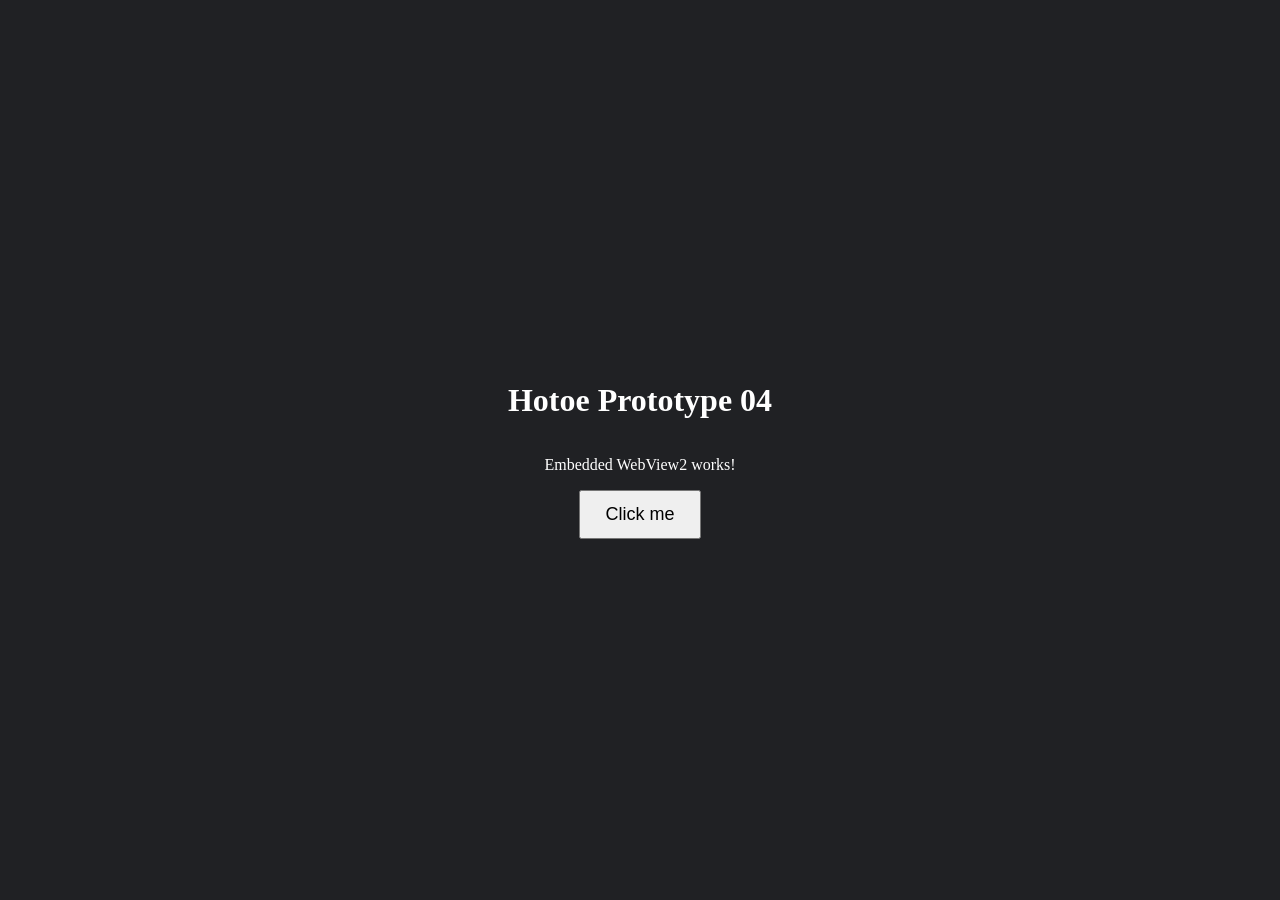
<file: prototypes/04-overlay-webview/index.html>
<!DOCTYPE html>
<html>

<head>
    <meta charset="UTF-8">
    <title>Prototype 04</title>

    <link rel="stylesheet" href="style.css">
</head>

<body>

    <h1>Hotoe Prototype 04</h1>

    <p>Embedded WebView2 works!</p>

    <button id="btn">
        Click me
    </button>

    <script src="script.js"></script>

</body>

</html>
</file>
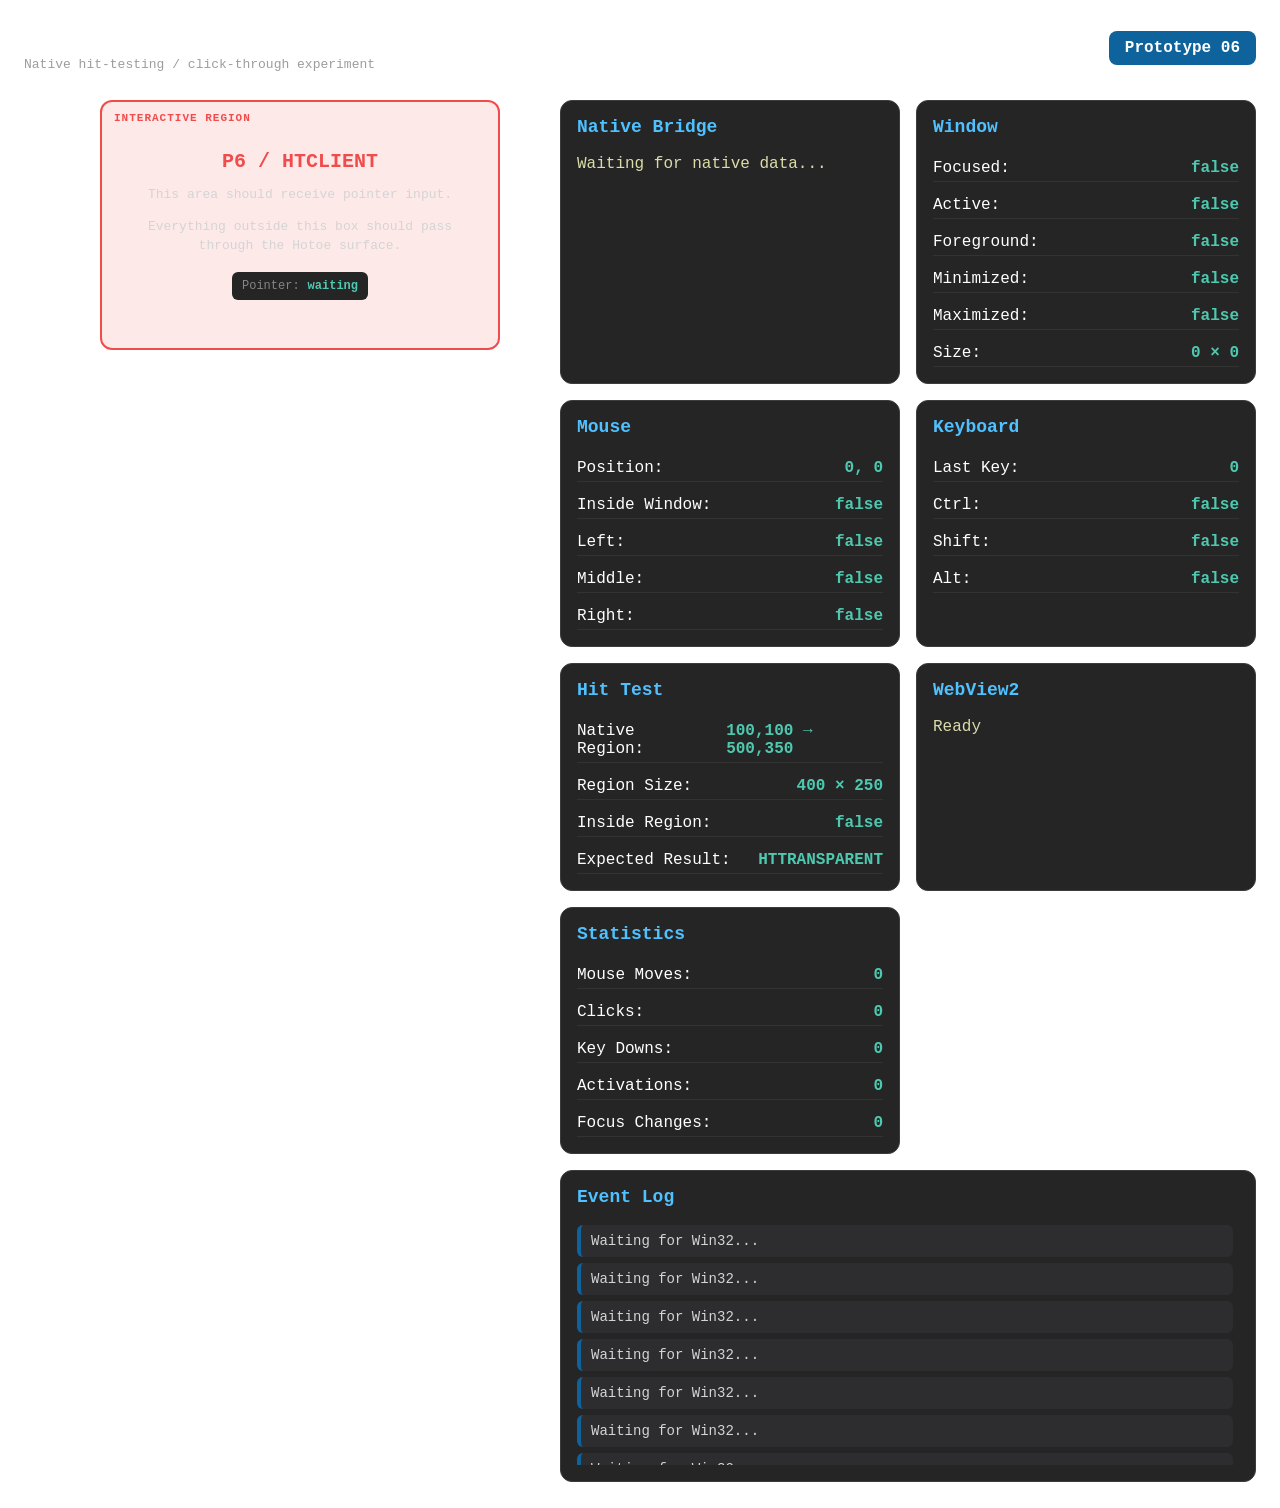
<file: prototypes/06-click-through/index.html>
<!DOCTYPE html>
<html lang="en">

<head>
    <meta charset="UTF-8">
    <meta name="viewport" content="width=device-width, initial-scale=1.0">
    <title>Hotoe Win32 Inspector — P6</title>

    <link rel="stylesheet" href="style.css">
</head>

<body>

    <header class="topbar">
        <div>
            <h1>Hotoe Win32 Inspector</h1>
            <p>Native hit-testing / click-through experiment</p>
        </div>

        <div class="status">
            Prototype 06
        </div>
    </header>


    <!--
        Native interactive region:

        RECT {
            left:   100,
            top:    100,
            right:  500,
            bottom: 350
        }

        Therefore:
        x = 100
        y = 100
        width  = 400
        height = 250
    -->

    <div class="interactive-test">
        <div class="interactive-label">
            INTERACTIVE REGION
        </div>

        <strong>P6 / HTCLIENT</strong>

        <p>
            This area should receive pointer input.
        </p>

        <p>
            Everything outside this box should pass through
            the Hotoe surface.
        </p>

        <div class="interaction-state">
            <span>Pointer:</span>
            <strong id="region-pointer">waiting</strong>
        </div>
    </div>


    <main class="dashboard">

        <section class="card" id="native-card">
            <h2>Native Bridge</h2>

            <div id="native-state">
                Waiting for native data...
            </div>
        </section>


        <section class="card" id="window-card">
            <h2>Window</h2>

            <div id="window-state">

                <div>
                    Focused:
                    <span id="focused">false</span>
                </div>

                <div>
                    Active:
                    <span id="active">false</span>
                </div>

                <div>
                    Foreground:
                    <span id="foreground">false</span>
                </div>

                <div>
                    Minimized:
                    <span id="minimized">false</span>
                </div>

                <div>
                    Maximized:
                    <span id="maximized">false</span>
                </div>

                <div>
                    Size:
                    <span id="size">0 × 0</span>
                </div>

            </div>
        </section>


        <section class="card" id="mouse-card">
            <h2>Mouse</h2>

            <div id="mouse-state">

                <div>
                    Position:
                    <span id="mouse-position">0, 0</span>
                </div>

                <div>
                    Inside Window:
                    <span id="mouse-inside">false</span>
                </div>

                <div>
                    Left:
                    <span id="mouse-left">false</span>
                </div>

                <div>
                    Middle:
                    <span id="mouse-middle">false</span>
                </div>

                <div>
                    Right:
                    <span id="mouse-right">false</span>
                </div>

            </div>
        </section>


        <section class="card" id="keyboard-card">
            <h2>Keyboard</h2>

            <div id="keyboard-state">

                <div>
                    Last Key:
                    <span id="last-key">0</span>
                </div>

                <div>
                    Ctrl:
                    <span id="ctrl">false</span>
                </div>

                <div>
                    Shift:
                    <span id="shift">false</span>
                </div>

                <div>
                    Alt:
                    <span id="alt">false</span>
                </div>

            </div>
        </section>


        <section class="card" id="hit-test-card">
            <h2>Hit Test</h2>

            <div id="hit-test-state">

                <div>
                    Native Region:
                    <span>100,100 → 500,350</span>
                </div>

                <div>
                    Region Size:
                    <span>400 × 250</span>
                </div>

                <div>
                    Inside Region:
                    <span id="inside-region">false</span>
                </div>

                <div>
                    Expected Result:
                    <span id="expected-hit-test">HTTRANSPARENT</span>
                </div>

            </div>
        </section>


        <section class="card" id="webview-card">
            <h2>WebView2</h2>

            <div id="webview-state">
                Ready
            </div>
        </section>


        <section class="card" id="stats-card">
            <h2>Statistics</h2>

            <div id="stats-state">

                <div>
                    Mouse Moves:
                    <span id="mouse-moves">0</span>
                </div>

                <div>
                    Clicks:
                    <span id="clicks">0</span>
                </div>

                <div>
                    Key Downs:
                    <span id="key-downs">0</span>
                </div>

                <div>
                    Activations:
                    <span id="activates">0</span>
                </div>

                <div>
                    Focus Changes:
                    <span id="focus-changes">0</span>
                </div>

            </div>
        </section>


        <section class="card log-card">
            <h2>Event Log</h2>

            <div id="event-log">
                <div class="event">
                    Waiting for events...
                </div>
            </div>
        </section>

    </main>


    


    <script src="script.js"></script>

</body>
</html>
</file>
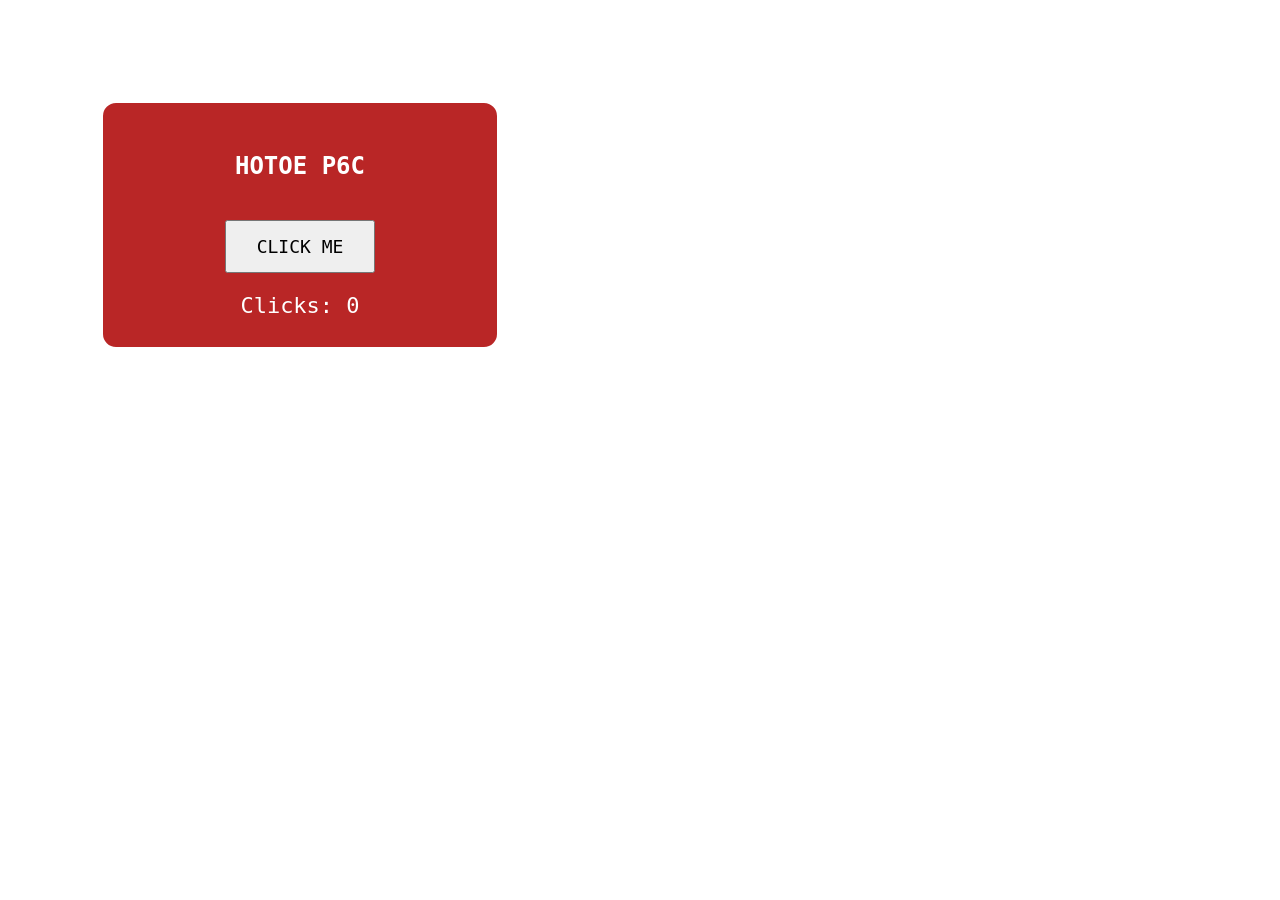
<file: prototypes/06c-webview-bridge/index.html>
<!DOCTYPE html>
<html>
<head>
<meta charset="UTF-8">

<style>
* {
    box-sizing: border-box;
}

html,
body {
    margin: 0;
    width: 100%;
    height: 100%;
    background: transparent;
    overflow: hidden;
}

#sir {
    position: absolute;

    left: 100px;
    top: 100px;

    width: 400px;
    height: 250px;

    background: rgba(180, 20, 20, 0.92);

    border: 3px solid white;
    border-radius: 16px;

    color: white;

    font-family: Consolas, monospace;

    display: flex;
    flex-direction: column;

    align-items: center;
    justify-content: center;

    gap: 20px;
}

button {
    padding: 14px 30px;

    font-family: inherit;
    font-size: 18px;

    cursor: pointer;
}

#counter {
    font-size: 22px;
}
</style>
</head>

<body>

<div id="sir">

    <h2>HOTOE P6C</h2>

    <button id="button">
        CLICK ME
    </button>

    <div id="counter">
        Clicks: 0
    </div>

</div>

<script>
let count = 0;

const button =
    document.getElementById("button");

const counter =
    document.getElementById("counter");

button.addEventListener("click", () => {

    count++;

    counter.textContent =
        `Clicks: ${count}`;

    button.textContent =
        "WEBVIEW RECEIVED CLICK";
});
</script>

</body>
</html>
</file>
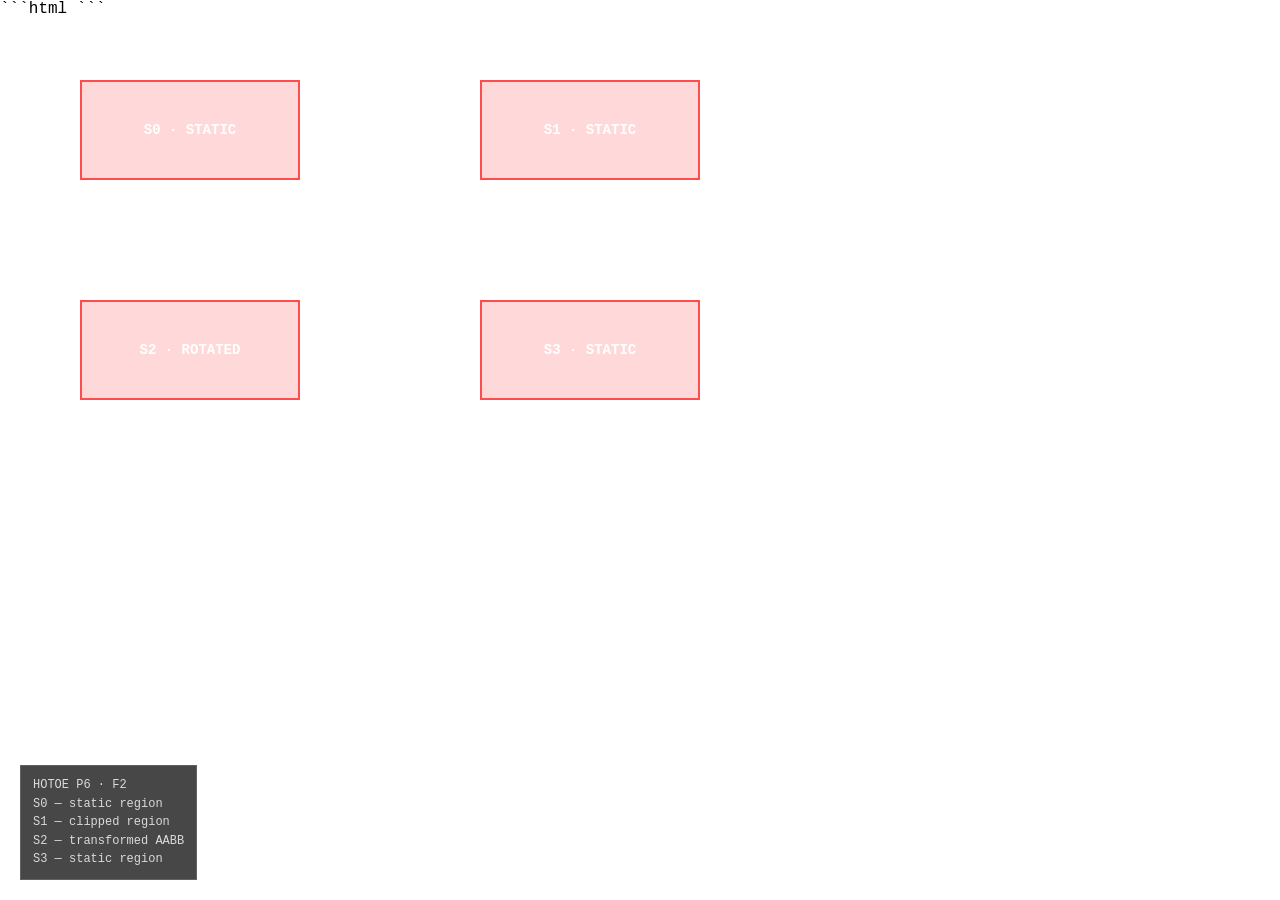
<file: prototypes/06d-dynamic-regions/index.html>
```html
<!DOCTYPE html>
<html lang="en">
<head>
<meta charset="UTF-8">
<meta name="viewport" content="width=device-width, initial-scale=1">
<title>Hotoe P6 — F2 Dynamic Interaction Topology</title>

<style>
    * {
        box-sizing: border-box;
    }

    html,
    body {
        width: 100%;
        height: 100%;
        margin: 0;
        overflow: hidden;
        background: transparent;
        font-family: Consolas, "Courier New", monospace;
    }

    /* ---------------------------------------------------------
       Test regions
       --------------------------------------------------------- */

    .sir {
        position: absolute;

        display: flex;
        align-items: center;
        justify-content: center;

        width: 220px;
        height: 100px;

        color: #fff;
        font-size: 14px;
        font-weight: 600;

        background: rgba(255, 45, 45, 0.18);
        border: 2px solid rgba(255, 70, 70, 0.95);

        user-select: none;
    }

    .label {
        pointer-events: none;
    }

    /* top-left: ordinary rectangle */
    #s0 {
        left: 80px;
        top: 80px;
    }

    /* top-right: clipping test */
    

    #s1{
    left:480px;
    top:80px;
}

    /* bottom-left: transformed element */
    #s2{
    left:80px;
    top:300px;
}

    /* bottom-right: ordinary rectangle */
    #s3 {
        left: 480px;
        top: 300px;
    }

    /* ---------------------------------------------------------
       Debug overlay
       --------------------------------------------------------- */

    #debug {
        position: absolute;
        left: 20px;
        bottom: 20px;

        padding: 10px 12px;

        color: rgba(255,255,255,.8);
        background: rgba(0,0,0,.72);
        border: 1px solid rgba(255,255,255,.15);

        font-size: 12px;
        line-height: 1.55;

        pointer-events: none;
        user-select: none;
    }
</style>
</head>

<body>

    <!--
        F1 intentionally tests simple browser → native region reporting.

        S0 : normal rectangle
        S1 : clipped rectangle
        S2 : transformed element (AABB only for F1)
        S3 : normal rectangle
    -->

    <div id="s0" class="sir">
        <span class="label">S0 · STATIC</span>
    </div>

    <div id="s1" class="sir">
    <span class="label">S1 · STATIC</span>
</div>

    <div id="s2" class="sir">
        <span class="label">S2 · ROTATED</span>
    </div>

    <div id="s3" class="sir">
        <span class="label">S3 · STATIC</span>
    </div>

    <div id="debug">
        HOTOE P6 · F2<br>
        S0 — static region<br>
        S1 — clipped region<br>
        S2 — transformed AABB<br>
        S3 — static region
    </div>


<script>
"use strict";

/* ============================================================
   WebView bridge
   ============================================================ */

function post(message) {
    window.chrome?.webview?.postMessage(message);
}

/* ============================================================
   Geometry
   ============================================================ */

function rectOf(el) {
    const r = el.getBoundingClientRect();

    return {
        left: r.left,
        top: r.top,
        right: r.right,
        bottom: r.bottom
    };
}

function collectRegions() {

    const regions = [];

    document.querySelectorAll(".sir").forEach(el => {

        if (el.style.display === "none")
            return;

        const r = rectOf(el);

        regions.push({
            id: el.id,
            rect: r
        });

    });

    return regions;
}

/* ============================================================
   Synchronization
   ============================================================ */

let generation = 0;

function sync(reason) {

    generation++;

    post({

        type: "regions",

        stage: "F2",

        generation,

        reason,

        regions: collectRegions()

    });

    console.log(
        "F2 generation",
        generation,
        reason
    );

}

/* ============================================================
   Experiment
   ============================================================ */

function move(el,x,y){

    el.style.left=x+"px";
    el.style.top=y+"px";

}

requestAnimationFrame(()=>{

    sync("generation-1");

    /* -------------------------------------- */
    setTimeout(()=>{

        move(
            document.getElementById("s1"),
            180,
            180
        );

        sync("generation-2-move-s1");

    },2000);

    /* -------------------------------------- */

    setTimeout(()=>{

        document
            .getElementById("s2")
            .remove();

        sync("generation-3-remove-s2");

    },4000);

    /* -------------------------------------- */

    setTimeout(()=>{

        const s4=document.createElement("div");

        s4.id="s4";
        s4.className="sir";

        s4.style.left="620px";
        s4.style.top="320px";

        s4.innerHTML="<span class='label'>S4 · NEW</span>";

        document.body.appendChild(s4);

        sync("generation-4-add-s4");

    },6000);

    /* -------------------------------------- */

    setTimeout(()=>{

        move(
            document.getElementById("s0"),
            320,
            60
        );

        move(
            document.getElementById("s1"),
            120,
            340
        );

        move(
            document.getElementById("s3"),
            520,
            160
        );

        move(
            document.getElementById("s4"),
            700,
            360
        );

        sync("generation-5-move-all");

    },8000);

    /* -------------------------------------- */

    setTimeout(()=>{

        document
            .querySelectorAll(".sir")
            .forEach(e=>e.remove());

        sync("generation-6-empty");

    },10000);

    /* -------------------------------------- */

    setTimeout(()=>{

        for(let i=0;i<3;i++){

            const d=document.createElement("div");

            d.className="sir";

            d.id="n"+i;

            d.style.left=(80+i*250)+"px";
            d.style.top=(120+i*120)+"px";

            d.innerHTML=
                "<span class='label'>N"+
                i+
                "</span>";

            document.body.appendChild(d);

        }

        sync("generation-7-new-topology");

    },12000);

});
</script>

</body>
</html>
```
</file>
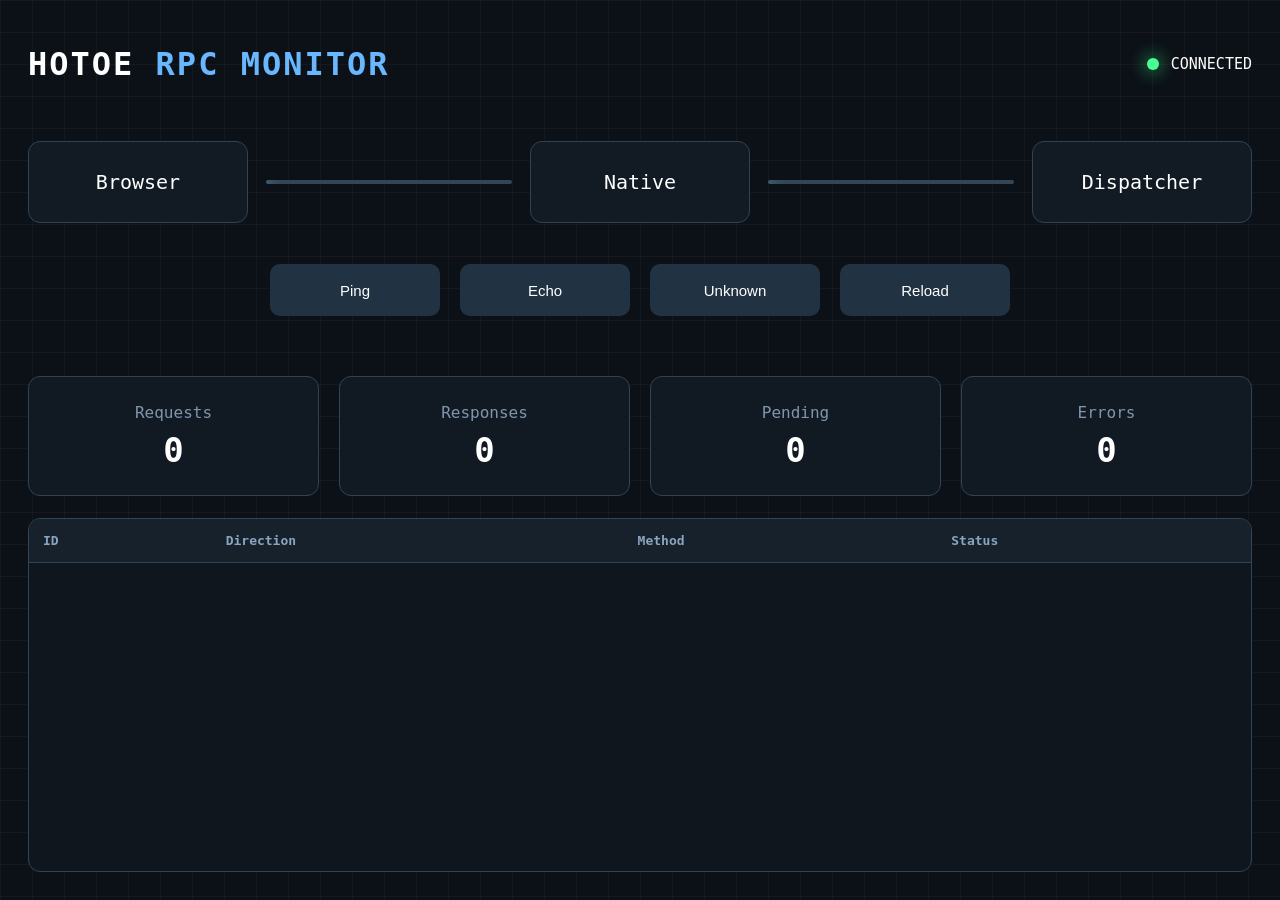
<file: prototypes/07-ipc/index.html>
<!DOCTYPE html>
<html lang="en">

<head>

<meta charset="UTF-8">

<title>Hotoe P7B RPC Monitor</title>

<style>

*{

    box-sizing:border-box;

}

html,
body{

    margin:0;

    width:100%;
    height:100%;

    background:#0c1117;

    color:white;

    font-family:

        "JetBrains Mono",
        "Cascadia Mono",
        Consolas,
        monospace;

}

#app{

    width:100%;
    height:100%;

    display:grid;

    grid-template-rows:

        72px
        120px
        90px
        120px
        1fr;

    gap:22px;

    padding:28px;

    background-image:

        linear-gradient(

            rgba(255,255,255,.035) 1px,

            transparent 1px

        ),

        linear-gradient(

            90deg,

            rgba(255,255,255,.035) 1px,

            transparent 1px

        );

    background-size:

        32px 32px;

}

header{

    display:flex;

    justify-content:space-between;

    align-items:center;

}

#title{

    font-size:32px;

    font-weight:700;

    letter-spacing:2px;

}

#title span{

    color:#69b8ff;

}

#status{

    display:flex;

    align-items:center;

    gap:12px;

    font-size:15px;

}

.dot{

    width:12px;
    height:12px;

    border-radius:50%;

    background:#48ff93;

    box-shadow:

        0 0 18px #48ff93;

}

#pipeline{

    display:grid;

    grid-template-columns:

        220px
        1fr
        220px
        1fr
        220px;

    gap:18px;

    align-items:center;

}

.node{

    height:82px;

    display:flex;

    justify-content:center;

    align-items:center;

    background:#121b24;

    border:1px solid #314253;

    border-radius:12px;

    font-size:20px;

    transition:.2s;

}

.node.active{

    border-color:#69b8ff;

    box-shadow:

        0 0 18px rgba(105,184,255,.45);

}

.bus{

    position:relative;

    height:4px;

    background:#334655;

    border-radius:20px;

    overflow:hidden;

}

.packet{

    position:absolute;

    left:-16px;
    top:-5px;

    width:14px;
    height:14px;

    border-radius:50%;

    background:#66d7ff;

    box-shadow:

        0 0 20px #66d7ff;

}

#controls{

    display:flex;

    justify-content:center;

    gap:20px;

}

button{

    width:170px;

    height:52px;

    background:#213343;

    color:white;

    border:none;

    border-radius:10px;

    cursor:pointer;

    font-size:15px;

    transition:.18s;

}

button:hover{

    background:#30495d;

    transform:translateY(-2px);

}

#stats{

    display:grid;

    grid-template-columns:

        repeat(4,1fr);

    gap:20px;

}

.card{

    background:#111923;

    border:1px solid #324454;

    border-radius:12px;

    display:flex;

    flex-direction:column;

    justify-content:center;

    align-items:center;

}

.card label{

    color:#8096ad;

    margin-bottom:8px;

}

.card span{

    font-size:34px;

    font-weight:700;

}

#console{

    overflow:auto;

    background:#10161d;

    border:1px solid #324454;

    border-radius:12px;

}

#rpcTable{

    width:100%;

    border-collapse:collapse;

    font-size:13px;

}

thead{

    position:sticky;

    top:0;

    background:#17212b;

}

th{

    text-align:left;

    padding:14px;

    color:#8aa5bf;

    border-bottom:1px solid #324454;

}

td{

    padding:12px 14px;

    border-bottom:1px solid rgba(255,255,255,.05);

}

tbody tr:hover{

    background:#18222d;

}

.tx{

    color:#5db7ff;

}

.rx{

    color:#57ff8f;

}

.err{

    color:#ff6d6d;

}

#log{

    margin:0;

    width:100%;
    height:100%;

    overflow:auto;

    padding:18px;

    white-space:pre-wrap;

}

</style>

</head>

<body>

<div id="app">

<header>

<div id="title">

HOTOE

<span>

RPC MONITOR

</span>

</div>

<div id="status">

<div class="dot"></div>

CONNECTED

</div>

</header>

<section id="pipeline">

<div
class="node"
id="browserNode">

Browser

</div>

<div class="bus">

<div
class="packet"
id="packet1">

</div>

</div>

<div
class="node"
id="nativeNode">

Native

</div>

<div class="bus">

<div
class="packet"
id="packet2">

</div>

</div>

<div
class="node"
id="dispatcherNode">

Dispatcher

</div>

</section>

<section id="controls">

<button onclick="sendPing()">

Ping

</button>

<button onclick="sendEcho()">

Echo

</button>

<button onclick="sendUnknown()">

Unknown

</button>

<button onclick="location.reload()">

Reload

</button>

</section>

<section id="stats">

<div class="card">

<label>

Requests

</label>

<span id="reqCount">

0

</span>

</div>

<div class="card">

<label>

Responses

</label>

<span id="resCount">

0

</span>

</div>

<div class="card">

<label>

Pending

</label>

<span id="pendingCount">

0

</span>

</div>

<div class="card">

<label>

Errors

</label>

<span id="errCount">

0

</span>

</div>

</section>

<section id="console">

<table id="rpcTable">

<thead>

<tr>

<th>ID</th>
<th>Direction</th>
<th>Method</th>
<th>Status</th>

</tr>

</thead>

<tbody id="rpcBody">

</tbody>

</table>

</section>

</div>

<script>
    "use strict";

const logBox =
    document.getElementById("log");

const reqCount =
    document.getElementById("reqCount");

const resCount =
    document.getElementById("resCount");

const pendingCount =
    document.getElementById("pendingCount");

const errCount =
    document.getElementById("errCount");

let requests = 0;
let responses = 0;
let pending = 0;
let errors = 0;

function updateStats(){

    reqCount.textContent =
        requests;

    resCount.textContent =
        responses;

    pendingCount.textContent =
        pending;

    errCount.textContent =
        errors;

}

const rpcBody =
    document.getElementById("rpcBody");

function addRow(

    direction,

    message

){

    const row =
        document.createElement("tr");

    row.innerHTML =

        `
        <td>${message.id ?? "-"}</td>
        <td class="${direction==="TX"?"tx":"rx"}">
            ${direction}
        </td>
        <td>${message.method ?? "-"}</td>
        <td class="${message.ok===false?"err":""}">
            ${
                message.ok===false
                ? "ERROR"
                : "OK"
            }
        </td>
        `;

    rpcBody.appendChild(
        row
    );

    rpcBody.parentElement.scrollTop =
        rpcBody.parentElement.scrollHeight;

}

async function animatePipeline(){

    const browser =
        document.getElementById("browserNode");

    const native =
        document.getElementById("nativeNode");

    const dispatcher =
        document.getElementById("dispatcherNode");

    const packet1 =
        document.getElementById("packet1");

    const packet2 =
        document.getElementById("packet2");

    browser.classList.add("active");

    packet1.animate(

        [

            {

                transform:
                    "translateX(0)"

            },

            {

                transform:
                    "translateX(calc(100vw/5 - 40px))"

            }

        ],

        {

            duration:180,

            easing:"linear"

        }

    );

    await new Promise(

        r=>setTimeout(r,180)

    );

    browser.classList.remove(
        "active"
    );

    native.classList.add(
        "active"
    );

    packet2.animate(

        [

            {

                transform:
                    "translateX(0)"

            },

            {

                transform:
                    "translateX(calc(100vw/5 - 40px))"

            }

        ],

        {

            duration:180,

            easing:"linear"

        }

    );

    await new Promise(

        r=>setTimeout(r,180)

    );

    native.classList.remove(
        "active"
    );

    dispatcher.classList.add(
        "active"
    );

    await new Promise(

        r=>setTimeout(r,120)

    );

    dispatcher.classList.remove(
        "active"

    );

}

let nextId = 1;
function send(message){

    requests++;

    pending++;

    updateStats();

    message.id =
        nextId++;

    addRow(
        "TX",
        message
    );

    chrome.webview.postMessage(message);

}

chrome.webview.addEventListener(

    "message",

    event=>{

        responses++;

        pending--;

        updateStats();

        addRow(

            "RX",

            event.data

        );

        if(

            event.data &&
            event.data.ok === false

        ){

            errors++;

            updateStats();

        }

    }

);

function sendPing(){

    send({

    id:1,

    method:"ping",

    params:{}

});

}

function sendEcho(){

    send({

    id:2,

    method:"echo",

    params:{

        text:"FallenBrainLiquidEyes"

    }

});

}

function sendUnknown(){

    send({

    id:3,

    method:"unknown",

    params:{}

});

}

window.addEventListener(

    "DOMContentLoaded",

    ()=>{

        updateStats();

        sendPing();

        setTimeout(

            sendPing,

            500

        );

        setTimeout(

            sendPing,

            1000

        );

        setTimeout(

            sendEcho,

            1500

        );

        setTimeout(

            sendUnknown,

            2000

        );

    }

);
</script>

</body>

</html>
</file>
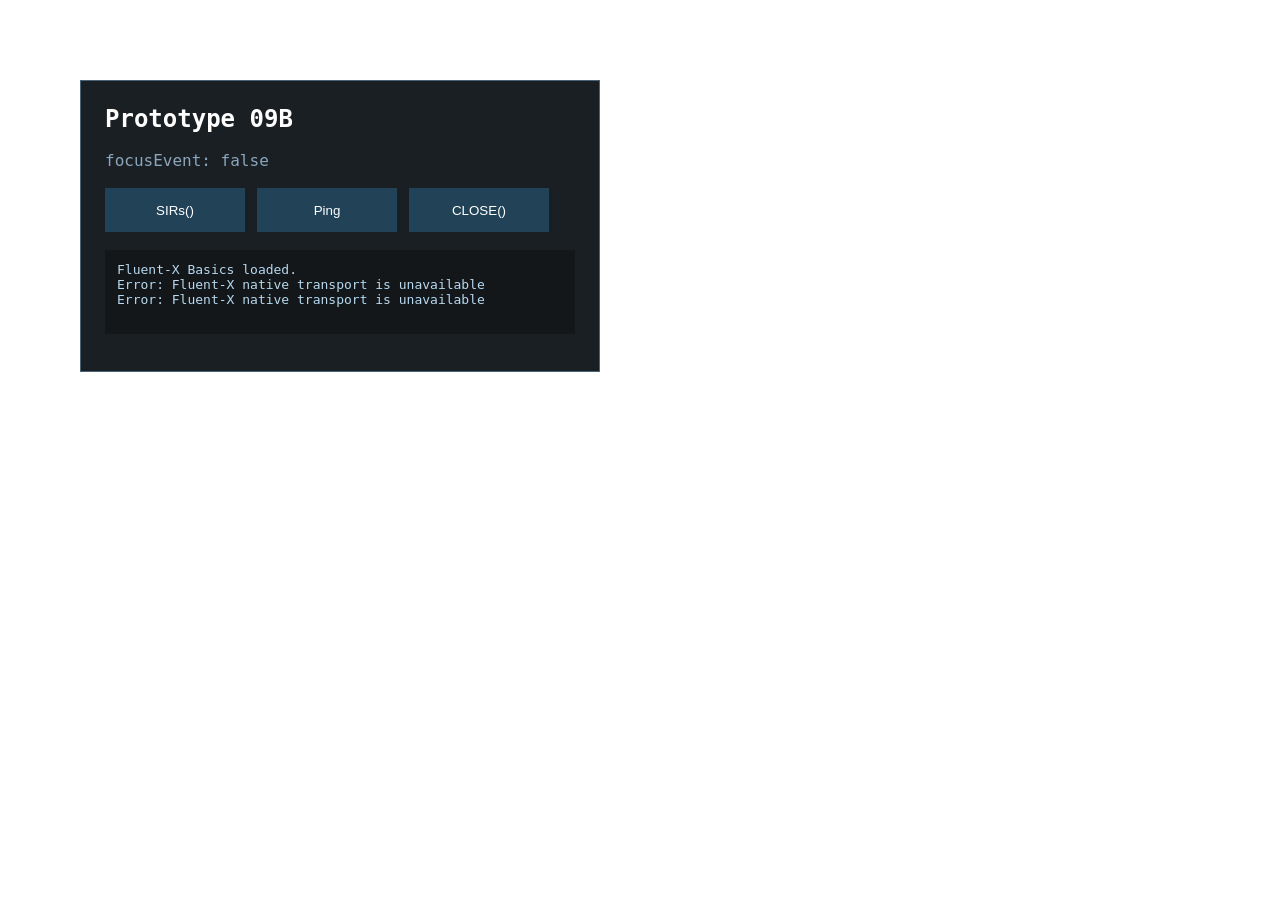
<file: prototypes/09b/execute/hotoe-execute.html>
<!DOCTYPE html>
<html lang="en">

<head>
<meta charset="UTF-8">
<title>Hotoe Prototype 09B</title>

<style>
* {
    box-sizing: border-box;
}

html,
body {
    margin: 0;
    width: 100%;
    height: 100%;
    background: transparent;
    color: white;
    font-family: "Cascadia Mono", Consolas, monospace;
}

#app {
    position: fixed;
    left: 80px;
    top: 80px;
    width: 520px;
    padding: 24px;
    background: rgba(12, 17, 23, .94);
    border: 1px solid rgba(134, 181, 219, .45);
}

h1 {
    margin: 0 0 18px;
    font-size: 24px;
    font-weight: 700;
}

#focusState {
    margin-bottom: 18px;
    color: #8ca6bb;
}

#controls {
    display: flex;
    gap: 12px;
    flex-wrap: wrap;
}

button {
    min-width: 140px;
    height: 44px;
    border: 0;
    color: white;
    background: #224357;
    cursor: pointer;
}

button:hover {
    background: #2f607d;
}

#log {
    margin-top: 18px;
    min-height: 84px;
    padding: 12px;
    background: rgba(0, 0, 0, .28);
    color: #b8d9f0;
    white-space: pre-wrap;
}
</style>
</head>

<body>
<main id="app" SIR>
    <h1>Prototype 09B</h1>
    <div id="focusState">focusEvent: false</div>

    <section id="controls">
        <button SIR onclick="SIRs()">SIRs()</button>
        <button SIR onclick="fx.ping().then(log)">Ping</button>
        <button SIR onclick="CLOSE()">CLOSE()</button>
    </section>

    <pre id="log">Fluent-X Basics loaded.</pre>
</main>

<script src="../../../runtime/js/fx.js"></script>
<script src="app.js"></script>
</body>

</html>
</file>
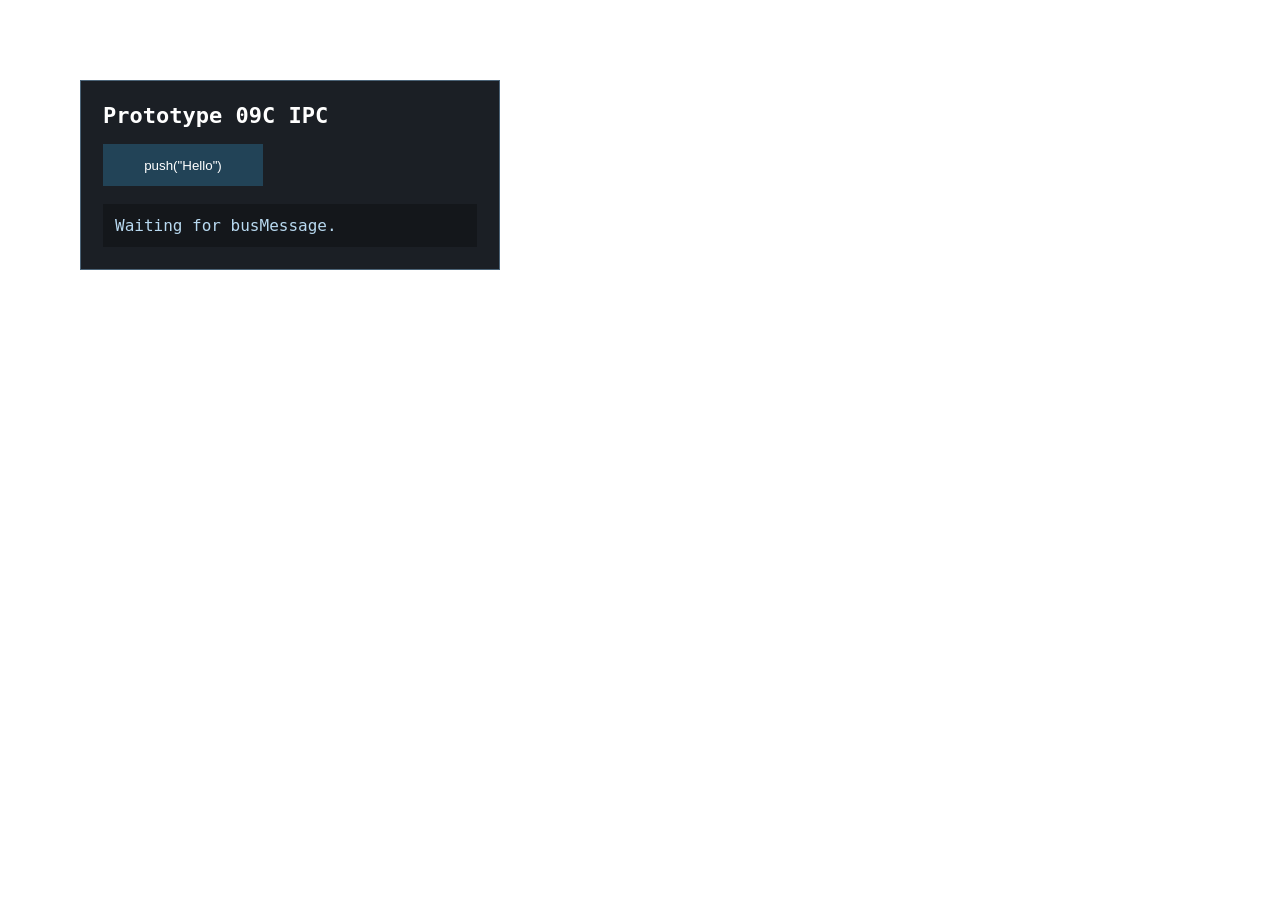
<file: prototypes/09c/execute/hotoe-execute.html>
<!DOCTYPE html>
<html lang="en">

<head>
<meta charset="UTF-8">
<title>Hotoe Prototype 09C</title>

<style>
* {
    box-sizing: border-box;
}

html,
body {
    margin: 0;
    width: 100%;
    height: 100%;
    background: transparent;
    color: white;
    font-family: "Cascadia Mono", Consolas, monospace;
}

#app {
    position: fixed;
    left: 80px;
    top: 80px;
    width: 420px;
    padding: 22px;
    background: rgba(13, 18, 24, .94);
    border: 1px solid rgba(134, 181, 219, .45);
}

h1 {
    margin: 0 0 16px;
    font-size: 22px;
}

button {
    width: 160px;
    height: 42px;
    border: 0;
    color: white;
    background: #224357;
    cursor: pointer;
}

button:hover {
    background: #2f607d;
}

#message {
    margin-top: 18px;
    min-height: 42px;
    padding: 12px;
    background: rgba(0, 0, 0, .28);
    color: #b8d9f0;
}
</style>
</head>

<body>
<main id="app" SIR>
    <h1>Prototype 09C IPC</h1>
    <button SIR onclick="push('Hello')">push("Hello")</button>
    <div id="message">Waiting for busMessage.</div>
</main>

<script src="../../../runtime/js/fx.js"></script>
<script src="app.js"></script>
</body>

</html>
</file>
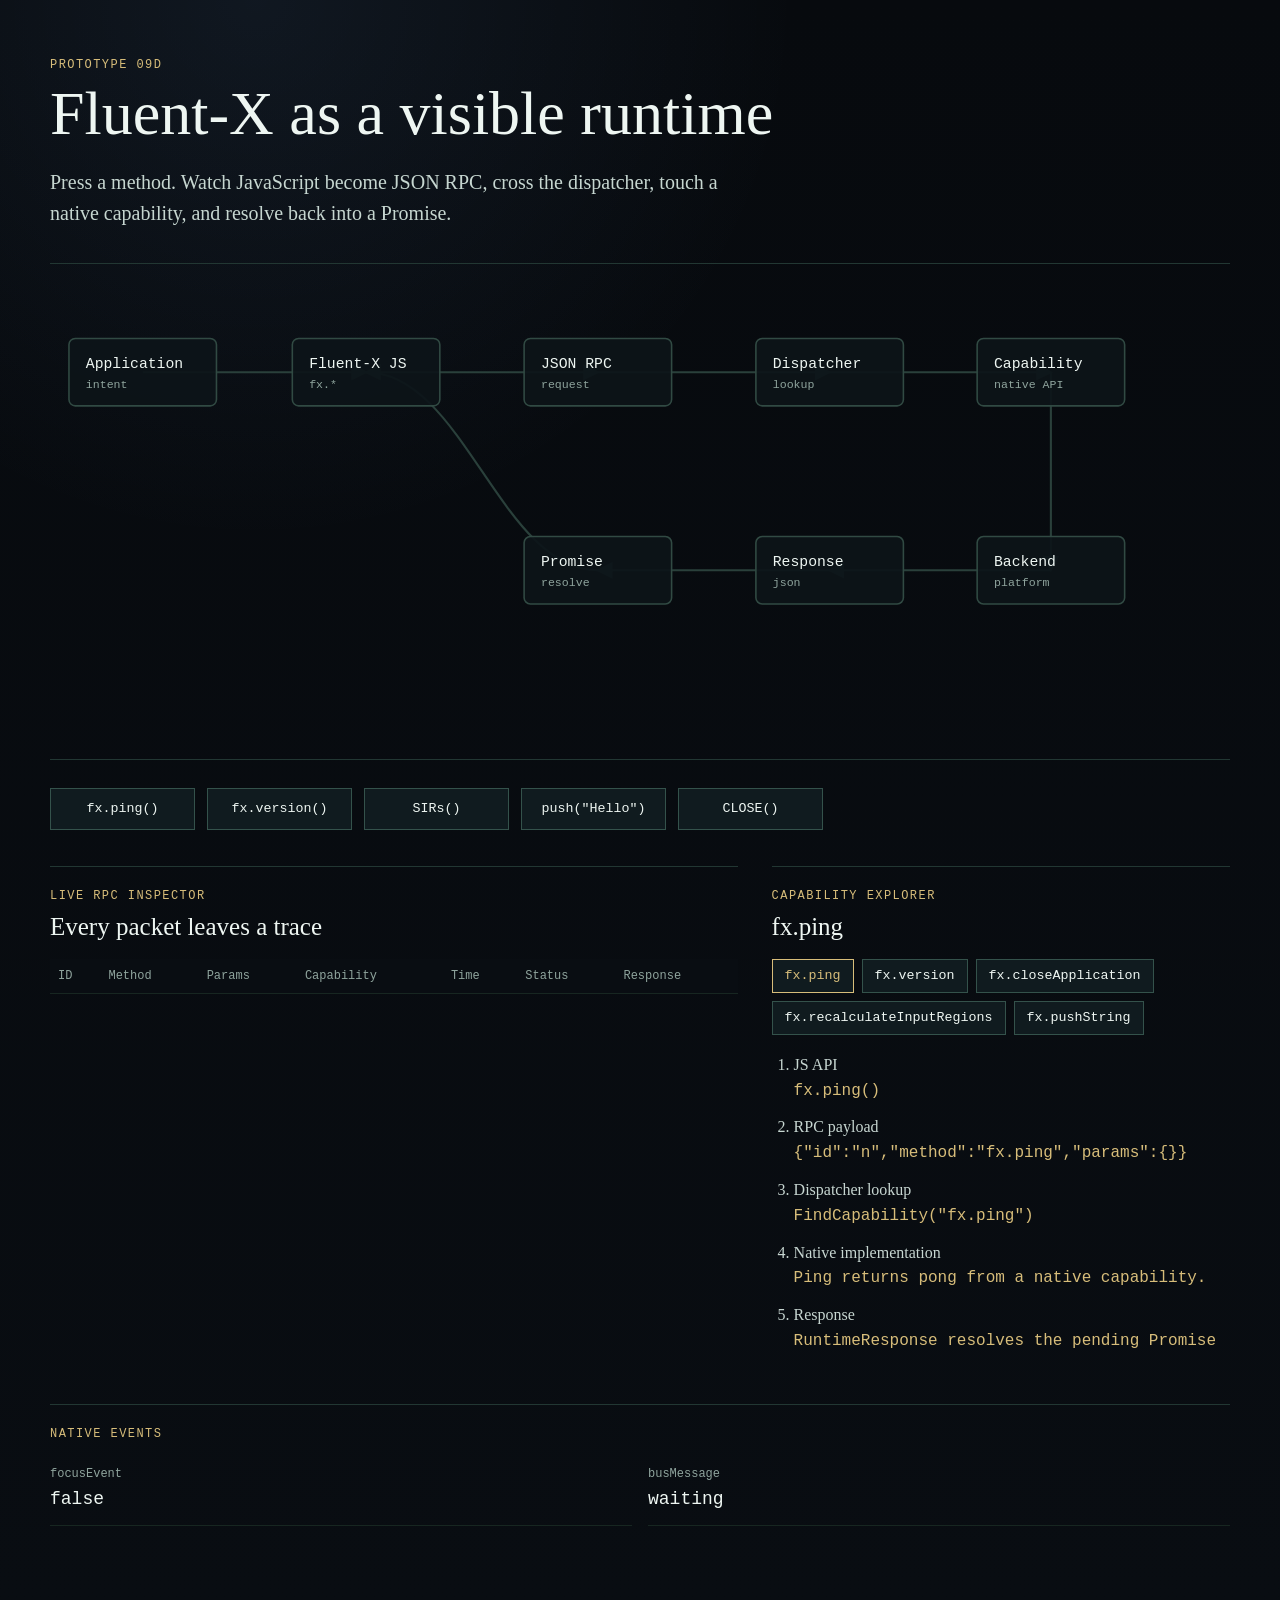
<file: prototypes/09d/execute/hotoe-execute.html>
<!DOCTYPE html>
<html lang="en">

<head>
<meta charset="UTF-8">
<title>Fluent-X Field Notes</title>
<link rel="stylesheet" href="style.css">
</head>

<body>
<main id="paper" SIR>
    <section class="hero">
        <p class="kicker">Prototype 09D</p>
        <h1>Fluent-X as a visible runtime</h1>
        <p class="lede">
            Press a method. Watch JavaScript become JSON RPC, cross the dispatcher,
            touch a native capability, and resolve back into a Promise.
        </p>
    </section>

    <section class="runtime-panel" aria-label="Fluent-X runtime graph">
        <svg id="runtimeGraph" viewBox="0 0 1120 420" role="img">
            <defs>
                <filter id="softGlow">
                    <feGaussianBlur stdDeviation="3" result="blur"/>
                    <feMerge>
                        <feMergeNode in="blur"/>
                        <feMergeNode in="SourceGraphic"/>
                    </feMerge>
                </filter>
                <marker id="arrow" markerWidth="8" markerHeight="8" refX="7" refY="4" orient="auto">
                    <path d="M0,0 L8,4 L0,8 Z"></path>
                </marker>
            </defs>

            <g id="edges"></g>
            <g id="particles"></g>
            <g id="nodes"></g>
        </svg>
    </section>

    <section class="controls" aria-label="Runtime playground">
        <button SIR data-action="ping">fx.ping()</button>
        <button SIR data-action="version">fx.version()</button>
        <button SIR data-action="sirs">SIRs()</button>
        <button SIR data-action="push">push("Hello")</button>
        <button SIR data-action="close">CLOSE()</button>
    </section>

    <section class="two-column">
        <article class="inspector">
            <header>
                <p class="kicker">Live RPC Inspector</p>
                <h2>Every packet leaves a trace</h2>
            </header>
            <div class="table-wrap">
                <table>
                    <thead>
                        <tr>
                            <th>ID</th>
                            <th>Method</th>
                            <th>Params</th>
                            <th>Capability</th>
                            <th>Time</th>
                            <th>Status</th>
                            <th>Response</th>
                        </tr>
                    </thead>
                    <tbody id="rpcRows"></tbody>
                </table>
            </div>
        </article>

        <article class="explorer">
            <header>
                <p class="kicker">Capability Explorer</p>
                <h2 id="capabilityName">fx.ping</h2>
            </header>
            <div id="capabilityList" class="capability-list"></div>
            <ol id="capabilitySteps" class="steps"></ol>
        </article>
    </section>

    <section class="event-stream">
        <p class="kicker">Native Events</p>
        <div class="event-grid">
            <div>
                <span>focusEvent</span>
                <strong id="focusState">false</strong>
            </div>
            <div>
                <span>busMessage</span>
                <strong id="busState">waiting</strong>
            </div>
        </div>
    </section>
</main>

<script src="../../../runtime/js/fx.js"></script>
<script src="app.js"></script>
</body>

</html>
</file>
<file: prototypes/04-overlay-webview/style.css>
body {

    background: #202124;

    color: white;

    font-family: Segoe UI;

    display: flex;

    flex-direction: column;

    justify-content: center;

    align-items: center;

    height: 100vh;

    margin: 0;

}

button {

    padding: 12px 24px;

    font-size: 18px;

}
</file>
<file: prototypes/06-click-through/style.css>
* {
    margin: 0;
    padding: 0;
    box-sizing: border-box;
}

html,
body {
    min-height: 100vh;
    background: transparent;
}

body {
    color: #ffffff;
    font-family: "JetBrains Mono", Consolas, monospace;
    padding: 24px;
}


/* -------------------------------------------------------
   Top bar
------------------------------------------------------- */

.topbar {
    display: flex;
    justify-content: space-between;
    align-items: center;

    margin-bottom: 24px;
}

.topbar h1 {
    font-size: 24px;
}

.topbar p {
    margin-top: 6px;

    color: #9d9d9d;
    font-size: 13px;
}

.status {
    background: #0e639c;
    color: white;

    padding: 8px 16px;

    border-radius: 8px;

    font-weight: bold;
}


/* -------------------------------------------------------
   P6 native interactive region

   MUST match:

   RECT {
       left:   100,
       top:    100,
       right:  500,
       bottom: 350
   }

   width  = 400
   height = 250
------------------------------------------------------- */

.interactive-test {
    position: fixed;

    left: 100px;
    top: 100px;

    width: 400px;
    height: 250px;

    z-index: 10;

    display: flex;
    flex-direction: column;
    align-items: center;
    justify-content: center;

    gap: 12px;

    padding: 24px;

    border: 2px solid #f14c4c;
    border-radius: 12px;

    background: rgba(241, 76, 76, 0.12);

    text-align: center;
}

.interactive-test strong {
    color: #f14c4c;

    font-size: 20px;
}

.interactive-test p {
    max-width: 320px;

    color: #d4d4d4;

    font-size: 13px;
    line-height: 1.5;
}

.interactive-label {
    position: absolute;

    top: 10px;
    left: 12px;

    color: #f14c4c;

    font-size: 11px;
    font-weight: bold;

    letter-spacing: 1px;
}

.interaction-state {
    display: flex;

    gap: 8px;

    margin-top: 4px;

    padding: 7px 10px;

    background: #252526;

    border-radius: 6px;

    font-size: 12px;
}

.interaction-state span {
    color: #858585;
}

.interaction-state strong {
    color: #4ec9b0;

    font-size: 12px;
}


/* -------------------------------------------------------
   Inspector

   Leave the upper-left test region unobstructed.
------------------------------------------------------- */

.dashboard {
    position: absolute;

    top: 100px;
    left: 560px;
    right: 24px;

    display: grid;
    grid-template-columns: repeat(2, minmax(280px, 1fr));

    gap: 16px;
}

.card {
    min-height: 0;

    padding: 16px;

    background: #252526;

    border: 1px solid #3c3c3c;
    border-radius: 12px;
}

.card h2 {
    margin-bottom: 18px;

    color: #4fc1ff;

    font-size: 18px;
}


/* -------------------------------------------------------
   State rows
------------------------------------------------------- */

#window-state,
#mouse-state,
#keyboard-state,
#hit-test-state,
#stats-state {
    display: flex;

    flex-direction: column;

    gap: 10px;
}

#window-state div,
#mouse-state div,
#keyboard-state div,
#hit-test-state div,
#stats-state div {
    display: flex;

    justify-content: space-between;

    gap: 20px;

    padding: 4px 0;

    border-bottom: 1px solid #333;
}

#window-state span,
#mouse-state span,
#keyboard-state span,
#hit-test-state span,
#stats-state span {
    color: #4ec9b0;

    font-weight: bold;
}

#native-state,
#webview-state {
    margin-top: 8px;

    color: #dcdcaa;
}


/* -------------------------------------------------------
   Pass-through indicator
------------------------------------------------------- */


/* -------------------------------------------------------
   Event log
------------------------------------------------------- */

.log-card {
    grid-column: 1 / -1;
}

#event-log {
    display: flex;

    flex-direction: column;

    gap: 6px;

    max-height: 240px;

    margin-top: 10px;
    padding-right: 6px;

    overflow-y: auto;
}

.event {
    padding: 8px 10px;

    background: #2d2d30;

    border-left: 4px solid #0e639c;
    border-radius: 6px;

    color: #d4d4d4;

    font-size: 14px;
}


/* -------------------------------------------------------
   Scrollbar
------------------------------------------------------- */

::-webkit-scrollbar {
    width: 10px;
}

::-webkit-scrollbar-track {
    background: #252526;
}

::-webkit-scrollbar-thumb {
    background: #555;

    border-radius: 6px;
}

::-webkit-scrollbar-thumb:hover {
    background: #777;
}
</file>
<file: prototypes/09d/execute/style.css>
:root {
    color-scheme: dark;
    --paper: #090d12;
    --ink: #eef6f2;
    --muted: #8fa49d;
    --line: #223733;
    --green: #63f2a6;
    --red: #ff6d7a;
    --gold: #d7bd7a;
    --blue: #7db7ff;
}

* {
    box-sizing: border-box;
}

html,
body {
    margin: 0;
    min-height: 100%;
    background:
        radial-gradient(circle at 20% 0%, rgba(125, 183, 255, .08), transparent 34rem),
        linear-gradient(180deg, #070a0e, var(--paper));
    color: var(--ink);
    font-family: Georgia, "Times New Roman", serif;
}

body {
    overflow: auto;
}

#paper {
    width: min(1180px, calc(100vw - 48px));
    margin: 0 auto;
    padding: 58px 0 80px;
}

.hero {
    max-width: 820px;
    margin-bottom: 34px;
}

.kicker {
    margin: 0 0 10px;
    color: var(--gold);
    font-family: "Cascadia Mono", Consolas, monospace;
    font-size: 12px;
    letter-spacing: .12em;
    text-transform: uppercase;
}

h1,
h2 {
    margin: 0;
    font-weight: 500;
    letter-spacing: 0;
}

h1 {
    font-size: 62px;
    line-height: 1.02;
}

h2 {
    font-size: 25px;
}

.lede {
    margin: 22px 0 0;
    max-width: 720px;
    color: #c6d6d0;
    font-size: 20px;
    line-height: 1.55;
}

.runtime-panel {
    border-top: 1px solid var(--line);
    border-bottom: 1px solid var(--line);
    padding: 26px 0;
}

#runtimeGraph {
    display: block;
    width: 100%;
    aspect-ratio: 1120 / 420;
}

.runtime-edge {
    stroke: #2a403b;
    stroke-width: 2;
    fill: none;
    marker-end: url(#arrow);
}

#arrow path {
    fill: #2a403b;
}

.node-shell {
    fill: rgba(12, 20, 24, .92);
    stroke: #314a43;
    stroke-width: 1.5;
}

.node-title {
    fill: var(--ink);
    font-family: "Cascadia Mono", Consolas, monospace;
    font-size: 14px;
}

.node-subtitle {
    fill: var(--muted);
    font-family: "Cascadia Mono", Consolas, monospace;
    font-size: 11px;
}

.node-active .node-shell {
    stroke: var(--blue);
    filter: url(#softGlow);
}

.particle {
    filter: url(#softGlow);
}

.controls {
    display: flex;
    flex-wrap: wrap;
    gap: 12px;
    padding: 28px 0 36px;
}

button {
    min-width: 145px;
    height: 42px;
    border: 1px solid #34524b;
    background: #101b1f;
    color: var(--ink);
    font-family: "Cascadia Mono", Consolas, monospace;
    cursor: pointer;
}

button:hover {
    border-color: var(--blue);
    color: white;
}

.two-column {
    display: grid;
    grid-template-columns: minmax(0, 1.2fr) minmax(320px, .8fr);
    gap: 34px;
    align-items: start;
}

.inspector,
.explorer,
.event-stream {
    border-top: 1px solid var(--line);
    padding-top: 22px;
}

.table-wrap {
    margin-top: 18px;
    max-height: 340px;
    overflow: auto;
}

table {
    width: 100%;
    border-collapse: collapse;
    font-family: "Cascadia Mono", Consolas, monospace;
    font-size: 12px;
}

th,
td {
    padding: 10px 8px;
    border-bottom: 1px solid #172621;
    text-align: left;
    vertical-align: top;
}

th {
    position: sticky;
    top: 0;
    background: var(--paper);
    color: var(--muted);
    font-weight: 400;
}

tr.pending td {
    color: var(--blue);
}

tr.ok td {
    color: var(--green);
}

tr.error td {
    color: var(--red);
}

.capability-list {
    display: flex;
    flex-wrap: wrap;
    gap: 8px;
    margin: 18px 0;
}

.capability-list button {
    min-width: auto;
    height: 34px;
    padding: 0 12px;
}

.capability-list button.active {
    border-color: var(--gold);
    color: var(--gold);
}

.steps {
    margin: 0;
    padding-left: 22px;
    color: #c7d6d1;
    line-height: 1.55;
}

.steps li {
    margin: 12px 0;
}

.steps code,
td code {
    color: var(--gold);
    font-family: "Cascadia Mono", Consolas, monospace;
}

.event-stream {
    margin-top: 38px;
}

.event-grid {
    display: grid;
    grid-template-columns: repeat(2, minmax(0, 1fr));
    gap: 16px;
}

.event-grid div {
    padding: 16px 0;
    border-bottom: 1px solid #172621;
}

.event-grid span {
    display: block;
    color: var(--muted);
    font-family: "Cascadia Mono", Consolas, monospace;
    font-size: 12px;
}

.event-grid strong {
    display: block;
    margin-top: 8px;
    font-family: "Cascadia Mono", Consolas, monospace;
    font-size: 18px;
    font-weight: 400;
}

@media (max-width: 860px) {
    #paper {
        width: min(100vw - 28px, 1180px);
        padding-top: 34px;
    }

    h1 {
        font-size: 42px;
    }

    .two-column,
    .event-grid {
        grid-template-columns: 1fr;
    }
}
</file>
